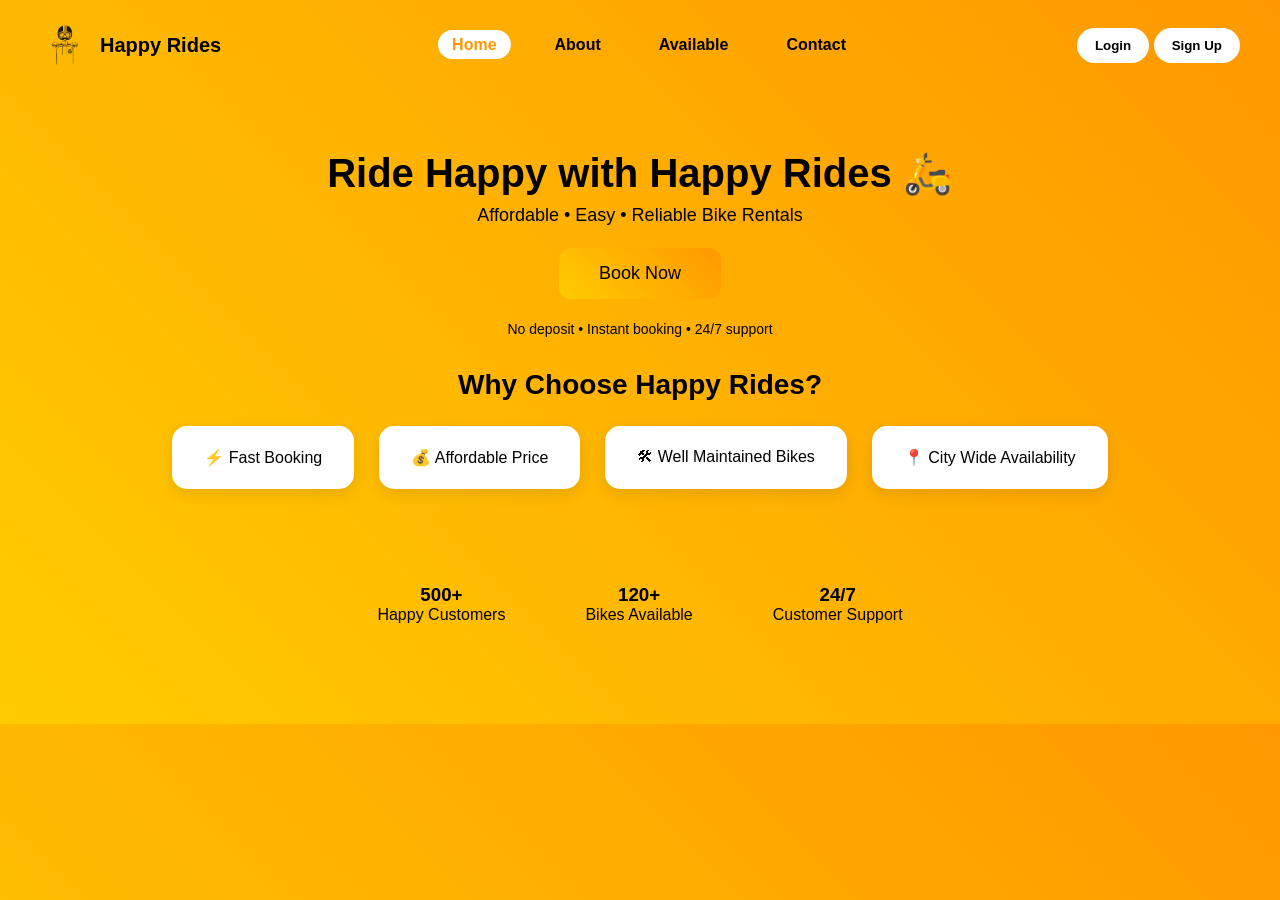
<file: index.html>
<!DOCTYPE html>
<html lang="en">
<head>
  <meta charset="UTF-8">
  <title>Happy Rides</title>
  <link rel="stylesheet" href="style.css">
</head>
<body>

<!-- NAVBAR -->
<nav class="navbar">
  <div class="logo-container">
    <img src="logo.png" class="logo">
    <span class="logo-text">Happy Rides</span>
  </div>

  <ul class="nav-links">
    <li><a href="#" class="nav-link active" onclick="showSection('home', this)">Home</a></li>
    <li><a href="#" class="nav-link" onclick="showSection('about', this)">About</a></li>
    <li><a href="available.html" class="nav-link">Available</a></li>
    <li><a href="contact.html" class="nav-link">Contact</a></li>
  </ul>

  <div>
    <a href="login.html"><button class="login-btn">Login</button></a>
    <a href="signup.html"><button class="signup-btn">Sign Up</button></a>
  </div>
</nav>

<!-- HOME -->
<section id="home" class="section active-section">
  <h1>Ride Happy with Happy Rides 🛵</h1>
  <p class="subtitle">Affordable • Easy • Reliable Bike Rentals</p>

  <button class="book-btn">Book Now</button>

  <p class="info">No deposit • Instant booking • 24/7 support</p>

  <h2 class="why-title">Why Choose Happy Rides?</h2>

  <div class="why-cards">
    <div class="card">⚡ Fast Booking</div>
    <div class="card">💰 Affordable Price</div>
    <div class="card">🛠 Well Maintained Bikes</div>
    <div class="card">📍 City Wide Availability</div>
  </div>

  <div class="stats">
    <div>
      <h3>500+</h3>
      <p>Happy Customers</p>
    </div>
    <div>
      <h3>120+</h3>
      <p>Bikes Available</p>
    </div>
    <div>
      <h3>24/7</h3>
      <p>Customer Support</p>
    </div>
  </div>
</section>

<!-- ABOUT -->
<section id="about" class="section">
  <h1 class="about-title">🚀 Our Story</h1>
  <p class="about-subtitle">One bike. One dream. Endless smiles.</p>
  <p class="about-desc">
    Happy Rides started with a simple idea — make travel easy,
    affordable and joyful for everyone.
  </p>

  <div class="timeline">
    <div class="timeline-card">🏁 <h3>2023</h3><p>Company Started</p></div>
    <div class="timeline-card">🚲 <h3>2024</h3><p>50+ Bikes Added</p></div>
    <div class="timeline-card">🌍 <h3>2025</h3><p>City Wide Expansion</p></div>
    <div class="timeline-card highlight">⭐ <h3>Now</h3><p>500+ Riders</p></div>
  </div>

  <h2 class="why-title">💛 Why We Are Different?</h2>
  <div class="why-cards">
    <div class="card">✔ Affordable Pricing</div>
    <div class="card">✔ Easy Booking</div>
    <div class="card">✔ Well Maintained Bikes</div>
    <div class="card">✔ Trusted by Riders</div>
  </div>
</section>

<script src="script.js"></script>
</body>
</html>
</file>
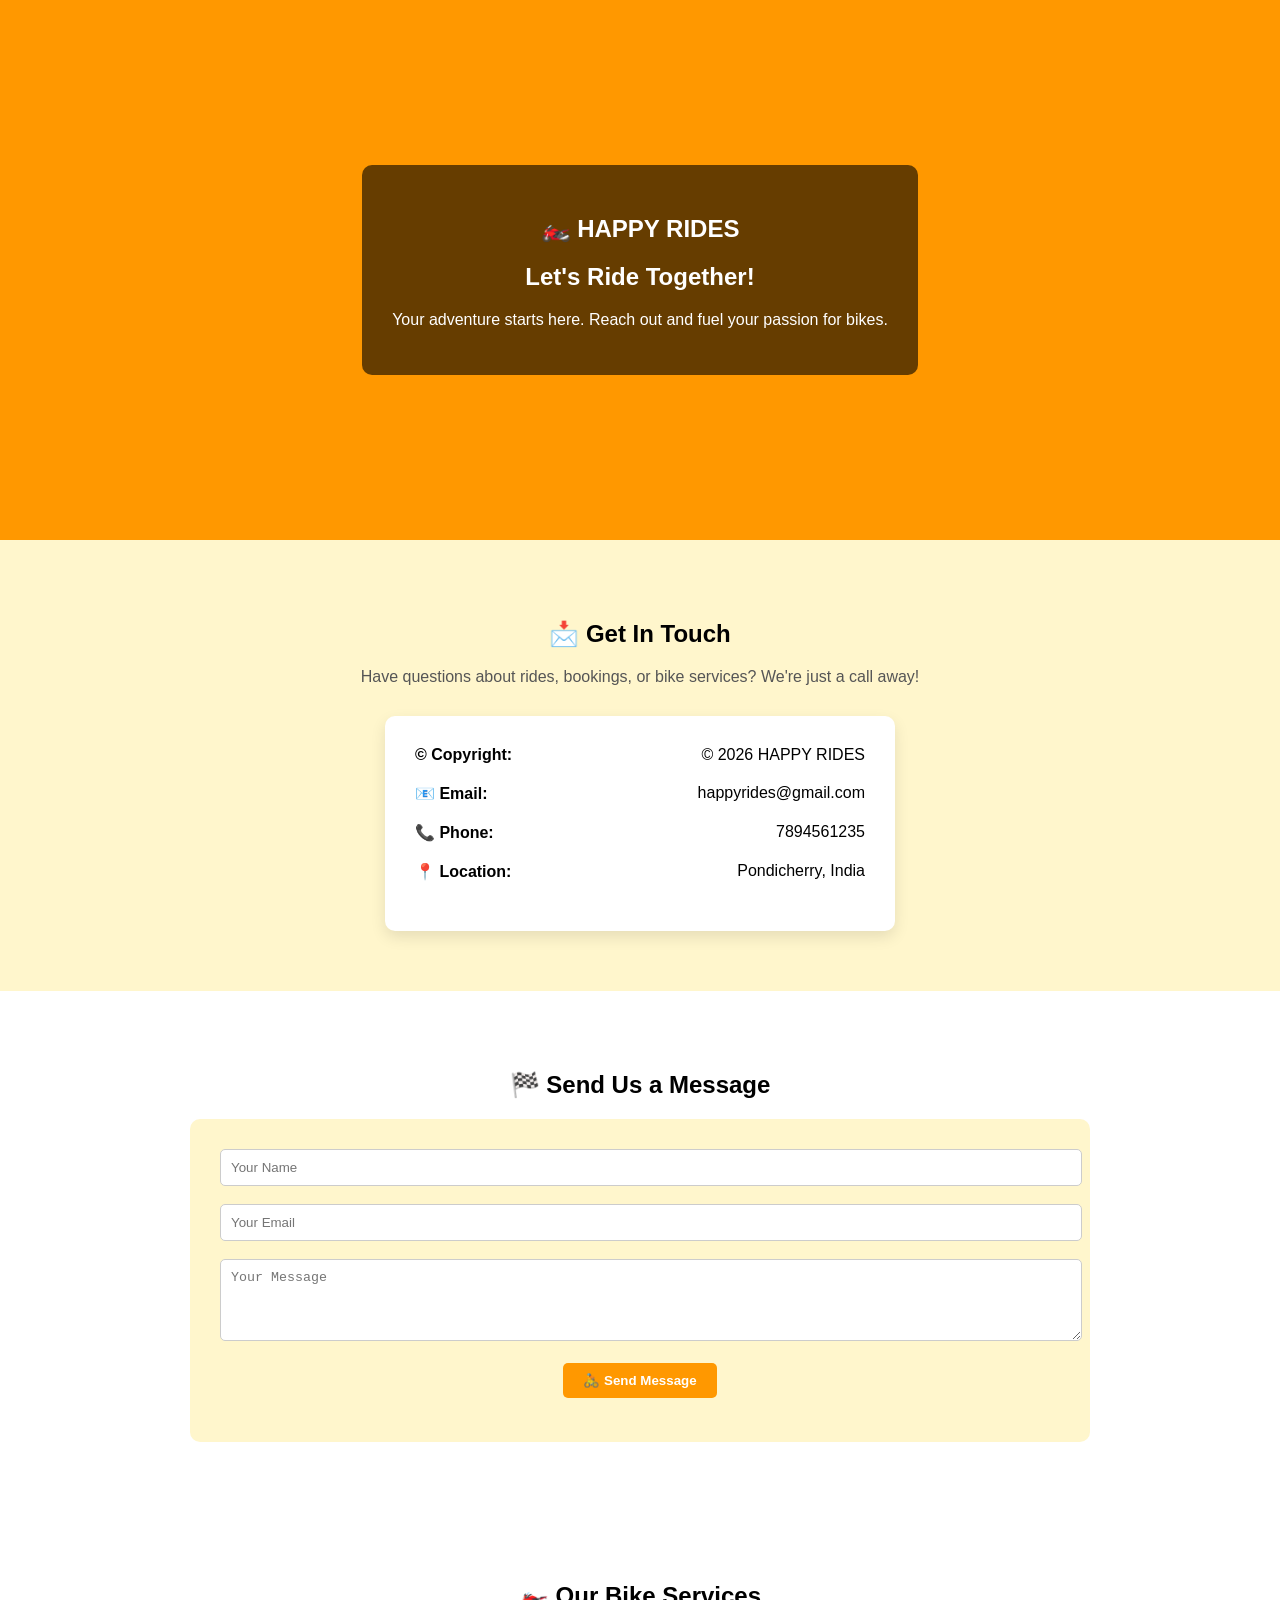
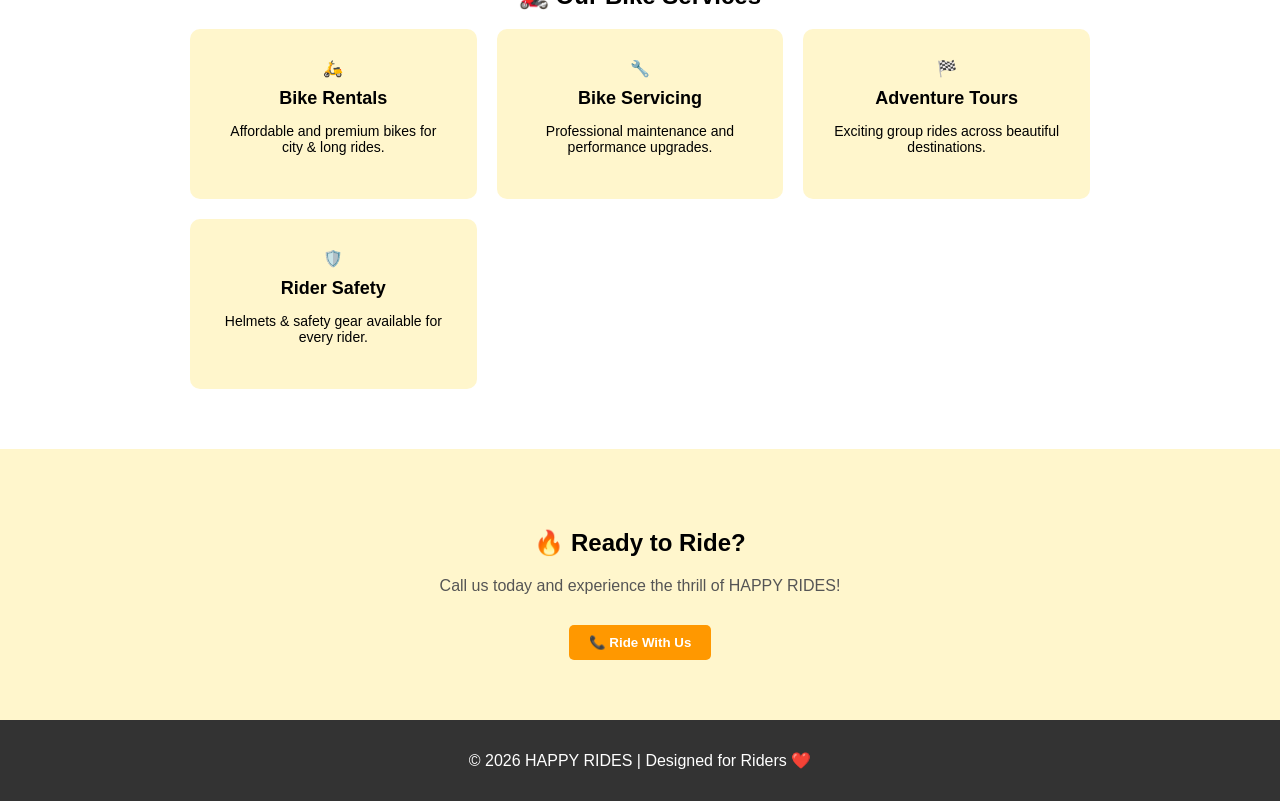
<file: contact.html>
<!DOCTYPE html>
<html lang="en">
<head>
  <meta charset="UTF-8">
  <title>Contact Us | HAPPY RIDES</title>
  <link rel="stylesheet" href="contact.css">
  <script defer src="contact.js"></script>
</head>
<body>

  <!-- Hero Section -->
  <section class="hero">
    <div class="hero-text">
      <h1>🏍️ HAPPY RIDES</h1>
      <h2>Let's Ride Together!</h2>
      <p>Your adventure starts here. Reach out and fuel your passion for bikes.</p>
    </div>
  </section>

  <!-- Contact Info Section -->
  <section class="contact-container">
    <h2>📩 Get In Touch</h2>
    <p class="subtitle">Have questions about rides, bookings, or bike services? We're just a call away!</p>

    <div class="contact-card">
      <div class="contact-item">
        <span class="label">© Copyright:</span>
        <span class="footer-item">© 2026 HAPPY RIDES</span>
      </div>

      <div class="contact-item">
        <span class="label">📧 Email:</span>
        <span class="footer-item">happyrides@gmail.com</span>
      </div>

      <div class="contact-item">
        <span class="label">📞 Phone:</span>
        <span class="footer-item">7894561235</span>
      </div>

      <div class="contact-item">
        <span class="label">📍 Location:</span>
        <span class="footer-item">Pondicherry, India</span>
      </div>
    </div>
  </section>

  <!-- Contact Form -->
  <section class="services">
    <h2>🏁 Send Us a Message</h2>
    <div class="service-grid">
      <div class="service-box">
        <form id="contactForm">
          <input type="text" placeholder="Your Name" required><br><br>
          <input type="email" placeholder="Your Email" required><br><br>
          <textarea placeholder="Your Message" rows="4" required></textarea><br><br>
          <button type="submit">🚴 Send Message</button>
        </form>
        <p id="successMsg"></p>
      </div>
    </div>
  </section>

  <!-- Bike Services Section -->
  <section class="services">
    <h2>🏍️ Our Bike Services</h2>
    <div class="service-grid">
      <div class="service-box">
        🛵
        <h3>Bike Rentals</h3>
        <p>Affordable and premium bikes for city & long rides.</p>
      </div>

      <div class="service-box">
        🔧
        <h3>Bike Servicing</h3>
        <p>Professional maintenance and performance upgrades.</p>
      </div>

      <div class="service-box">
        🏁
        <h3>Adventure Tours</h3>
        <p>Exciting group rides across beautiful destinations.</p>
      </div>

      <div class="service-box">
        🛡️
        <h3>Rider Safety</h3>
        <p>Helmets & safety gear available for every rider.</p>
      </div>
    </div>
  </section>

  <!-- Call To Action -->
  <section class="contact-container">
    <h2>🔥 Ready to Ride?</h2>
    <p class="subtitle">Call us today and experience the thrill of HAPPY RIDES!</p>
    <button onclick="callNow()">📞 Ride With Us</button>
  </section>

  <!-- Footer -->
  <footer>
    <p>© 2026 HAPPY RIDES | Designed for Riders ❤️</p>
  </footer>

</body>
</html>
</file>
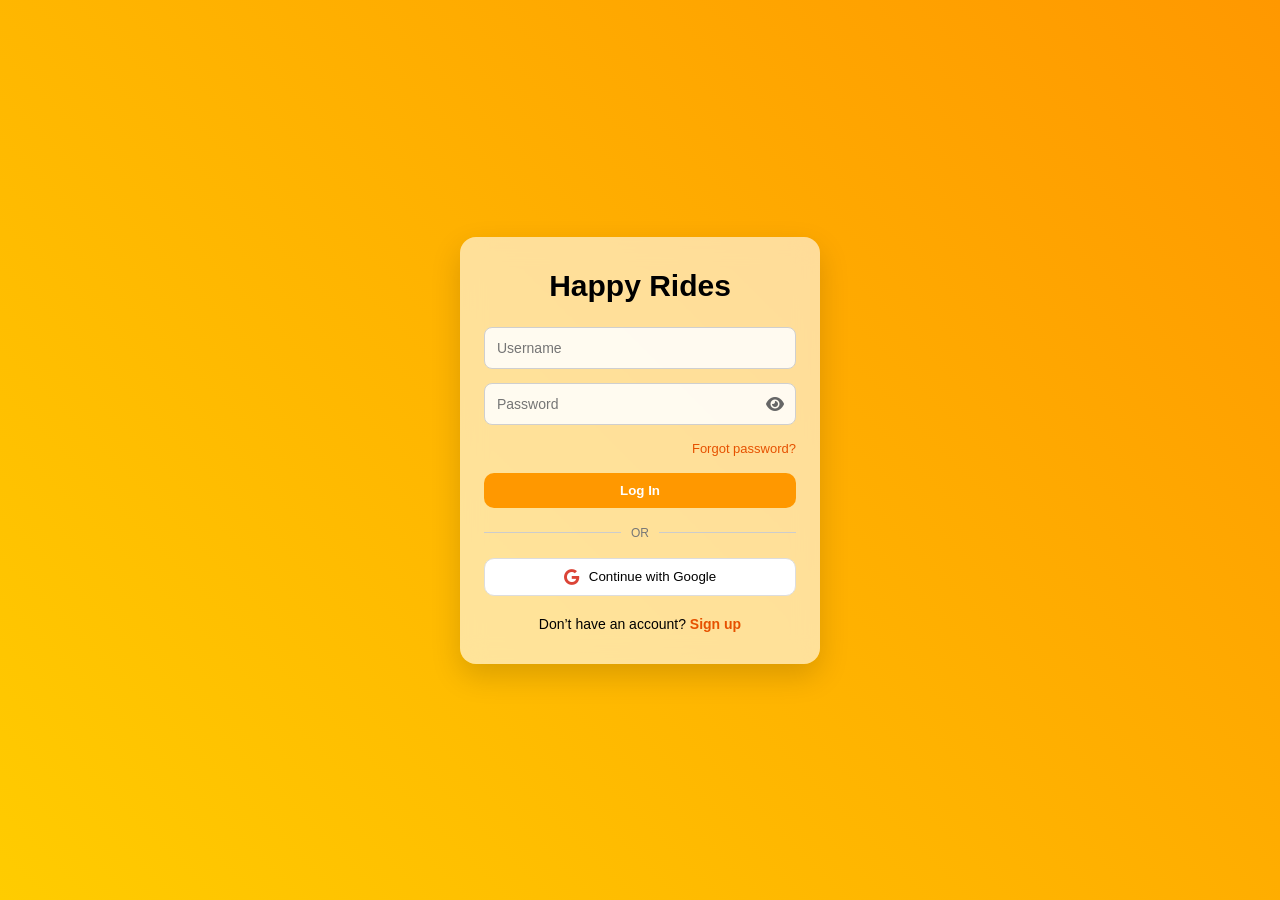
<file: login.html>
<!DOCTYPE html>
<html lang="en">
<head>
  <meta charset="UTF-8" />
  <meta name="viewport" content="width=device-width, initial-scale=1.0"/>
  <title>Login</title>

  <!-- Font Awesome -->
  <link rel="stylesheet" href="https://cdnjs.cloudflare.com/ajax/libs/font-awesome/6.5.0/css/all.min.css">

  <link rel="stylesheet" href="login.css" />
</head>
<body>

  <div class="login-wrapper">
    <div class="login-card">
      <h1 class="logo">Happy Rides</h1>

      <form id="loginForm" novalidate>

        <div class="input-group">
          <input type="text" id="username" placeholder="Username">
          <small class="error" id="usernameError"></small>
        </div>

        <div class="input-group password-group">
          <input type="password" id="password" placeholder="Password">
          <i class="fa-solid fa-eye" id="togglePassword"></i>
          <small class="error" id="passwordError"></small>
        </div>

        <div class="forgot-password">
          <a href="resetpassword.html">Forgot password?</a>
        </div>

        <button type="submit" class="login-btn">Log In</button>

        <!-- Divider -->
        <div class="divider">
          <span>OR</span>
        </div>

        <!-- Google Login -->
        <button type="button" class="google-btn">
          <i class="fa-brands fa-google"></i>
          Continue with Google
        </button>
      </form>

      <p class="signup-text">
        Don’t have an account?
        <a href="signup.html">Sign up</a>
      </p>
    </div>
  </div>

  <script src="login.js"></script>
</body>
</html>
</file>
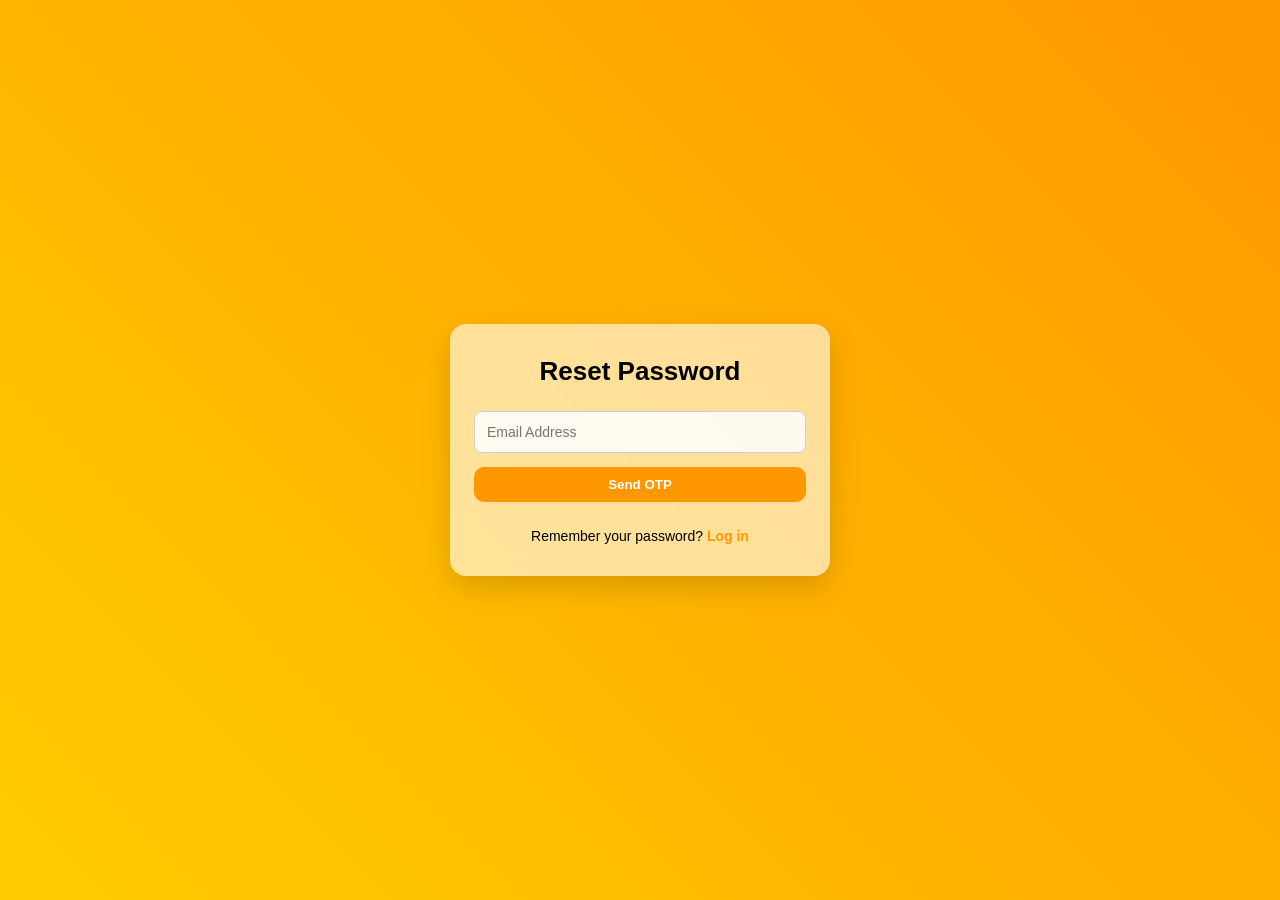
<file: resetpassword.html>
<!DOCTYPE html>
<html lang="en">
<head>
  <meta charset="UTF-8" />
  <meta name="viewport" content="width=device-width, initial-scale=1.0"/>
  <title>Reset Password</title>

  <!-- Font Awesome -->
  <link rel="stylesheet" href="https://cdnjs.cloudflare.com/ajax/libs/font-awesome/6.5.0/css/all.min.css">

  <link rel="stylesheet" href="resetpassword.css" />
</head>
<body>

  <div class="reset-wrapper">
    <div class="reset-card">
      <h1 class="logo">Reset Password</h1>

      <form id="resetForm" novalidate>

        <!-- Email -->
        <div class="input-group">
          <input type="email" id="email" placeholder="Email Address">
          <small class="error" id="emailError"></small>
        </div>

        <button type="button" class="otp-btn" id="sendOtpBtn">
          Send OTP
        </button>

        <!-- OTP -->
        <div class="input-group otp-group hidden">
          <input type="text" id="otp" placeholder="Enter OTP">
          <small class="timer" id="timer">30s</small>
          <small class="error" id="otpError"></small>
        </div>

        <!-- New Password -->
        <div class="input-group password-group hidden">
          <input type="password" id="newPassword" placeholder="New Password">
          <i class="fa-solid fa-eye" id="togglePassword"></i>
          <small class="error" id="passwordError"></small>
        </div>

        <button type="submit" class="reset-btn hidden">
          Reset Password
        </button>
      </form>

      <p class="login-text">
        Remember your password?
        <a href="index.html">Log in</a>
      </p>
    </div>
  </div>

  <script src="resetpassword.js"></script>
</body>
</html>
</file>
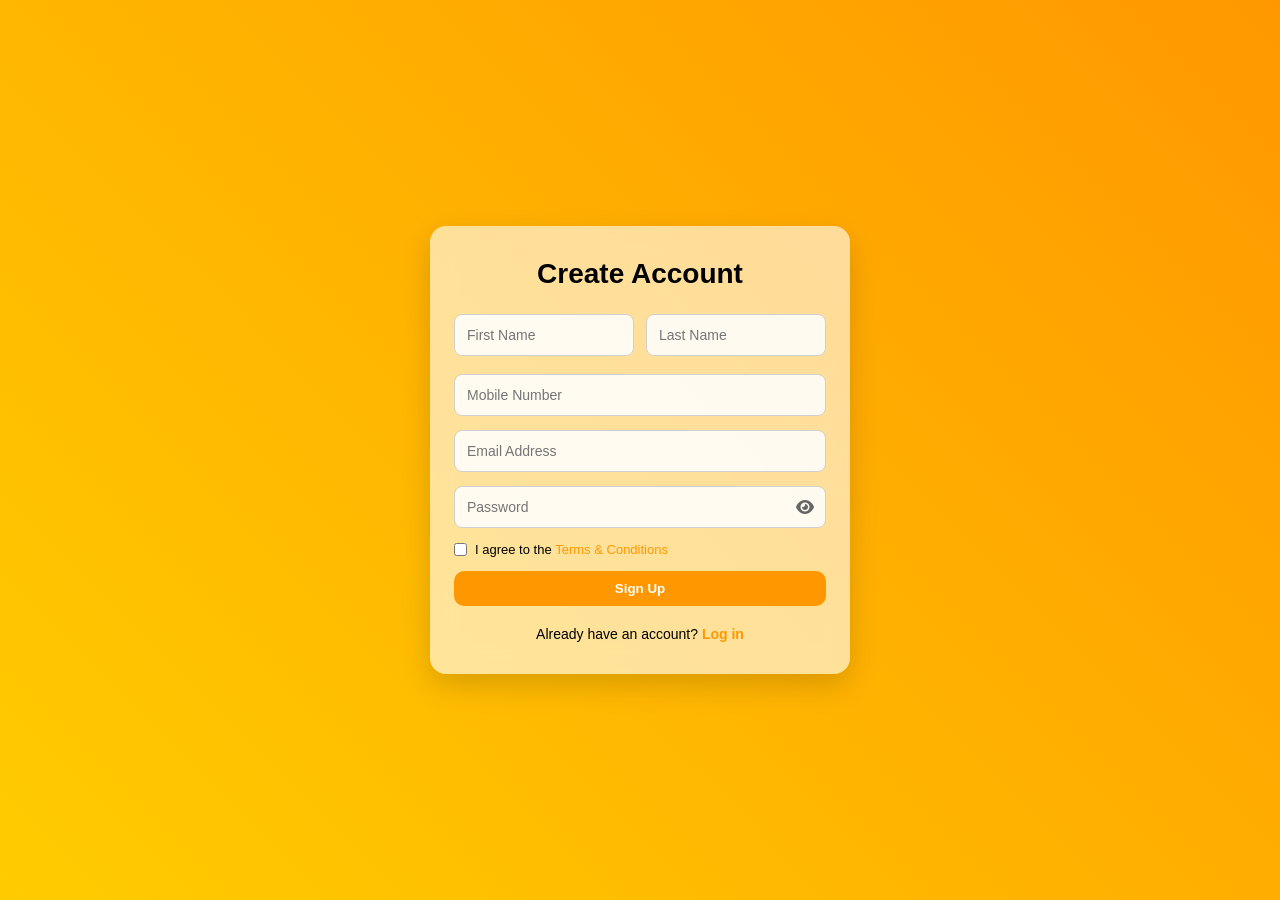
<file: signup.html>
<!DOCTYPE html>
<html lang="en">
<head>
  <meta charset="UTF-8" />
  <meta name="viewport" content="width=device-width, initial-scale=1.0"/>
  <title>Sign Up</title>

  <!-- Font Awesome -->
  <link rel="stylesheet" href="https://cdnjs.cloudflare.com/ajax/libs/font-awesome/6.5.0/css/all.min.css">

  <link rel="stylesheet" href="signup.css" />
</head>
<body>

  <div class="signup-wrapper">
    <div class="signup-card">
      <h1 class="logo">Create Account</h1>

      <form id="signupForm" novalidate>

        <div class="name-row">
          <div class="input-group">
            <input type="text" id="firstName" placeholder="First Name">
            <small class="error" id="firstNameError"></small>
          </div>

          <div class="input-group">
            <input type="text" id="lastName" placeholder="Last Name">
            <small class="error" id="lastNameError"></small>
          </div>
        </div>

        <div class="input-group">
          <input type="tel" id="mobile" placeholder="Mobile Number">
          <small class="error" id="mobileError"></small>
        </div>

        <div class="input-group">
          <input type="email" id="email" placeholder="Email Address">
          <small class="error" id="emailError"></small>
        </div>

        <div class="input-group password-group">
          <input type="password" id="password" placeholder="Password">
          <i class="fa-solid fa-eye" id="togglePassword"></i>
          <small class="error" id="passwordError"></small>
        </div>

        <div class="terms">
          <input type="checkbox" id="terms">
          <label for="terms">
            I agree to the <a href="#">Terms & Conditions</a>
          </label>
        </div>
        <small class="error" id="termsError"></small>

        <button type="submit" class="signup-btn">Sign Up</button>
      </form>

      <p class="login-text">
        Already have an account?
        <a href="login.html">Log in</a>
      </p>
    </div>
  </div>

  <script src="signup.js"></script>
</body>
</html>
</file>
<file: style.css>
* {
  margin: 0;
  padding: 0;
  box-sizing: border-box;
  font-family: Arial, sans-serif;
}

body {
  background: linear-gradient(45deg, #ffcc00, #ff9800);
}

/* NAVBAR */
.navbar {
  padding: 20px 40px;
  display: flex;
  align-items: center;
  justify-content: space-between;
}

.logo-container {
  display: flex;
  align-items: center;
}

.logo {
  width: 50px;
  height: 50px;
}

.logo-text {
  margin-left: 10px;
  font-weight: bold;
  font-size: 20px;
}

.nav-links {
  list-style: none;
  display: flex;
  gap: 30px;
}

.nav-link {
  text-decoration: none;
  color: black;
  font-weight: 600;
  padding: 6px 14px;
  border-radius: 20px;
  transition: 0.3s;
}

.nav-link:hover {
  background: white;
  color: #ff9800;
}

.nav-link.active {
  background: white;
  color: #ff9800;
}

/* BUTTONS */
.login-btn,
.signup-btn {
  background: white;
  border: none;
  padding: 10px 18px;
  border-radius: 20px;
  cursor: pointer;
  font-weight: bold;
  transition: 0.3s ease;
}

.login-btn:hover,
.signup-btn:hover {
  box-shadow: 0 0 15px #ffffff,
              0 0 25px #ffcc00,
              0 0 40px #ff9800;
  transform: scale(1.05);
}

/* SECTIONS */
.section {
  display: none;
  text-align: center;
  padding: 60px 20px;
}

.active-section {
  display: block;
}

/* HOME */
h1 {
  font-size: 40px;
}

.subtitle {
  margin-top: 8px;
  font-size: 18px;
}

.book-btn {
  margin-top: 22px;
  margin-bottom: 16px;
  padding: 15px 40px;
  font-size: 18px;
  background: linear-gradient(45deg, #ffcc00, #ff9800);
  border: none;
  border-radius: 12px;
  cursor: pointer;
  transition: 0.3s ease;
}

.book-btn:hover {
  background: white;
  color: #ff9800;
}

.info {
  margin-top: 6px;
  font-size: 14px;
}

.why-title {
  margin-top: 32px;
  font-size: 28px;
}

.why-cards {
  display: flex;
  justify-content: center;
  gap: 25px;
  margin-top: 25px;
  flex-wrap: wrap;
}

.card {
  background: white;
  padding: 22px 32px;
  border-radius: 15px;
  box-shadow: 0 5px 15px rgba(0,0,0,0.1);
}

.stats {
  margin-top: 55px;
  padding: 40px;
  display: flex;
  justify-content: center;
  gap: 80px;
}

/* ABOUT */
.about-title {
  font-size: 38px;
}

.about-subtitle {
  font-size: 18px;
  margin: 10px 0;
}

.about-desc {
  max-width: 600px;
  margin: auto;
  color: #555;
}

.timeline {
  margin-top: 35px;
  display: flex;
  gap: 25px;
  justify-content: center;
  flex-wrap: wrap;
}

.timeline-card {
  background: white;
  padding: 20px;
  width: 180px;
  border-radius: 15px;
  box-shadow: 0 5px 15px rgba(0,0,0,0.1);
}

.highlight {
  background: #ffeb3b;
}
</file>
<file: contact.css>
body {
  margin: 0;
  font-family: Arial, sans-serif;
  background-color: #ff9800;
}

/* Hero Section */
.hero {
  height: 60vh;
  background-image: url("https://images.unsplash.com/photo-1518655048521-f130df041f66");
  background-size: cover;
  background-position: center;
  display: flex;
  align-items: center;
  justify-content: center;
}

.hero-text {
  background: rgba(0,0,0,0.6);
  padding: 30px;
  color: white;
  text-align: center;
  border-radius: 10px;
}

/* Contact Section */
.contact-container {
  padding: 60px 20px;
  text-align: center;
  background-color: #fff6cc;
}

.subtitle {
  margin-bottom: 30px;
  color: #555;
}

.contact-card {
  background: white;
  max-width: 450px;
  margin: auto;
  padding: 30px;
  border-radius: 10px;
  box-shadow: 0 6px 15px rgba(0,0,0,0.1);
}

.contact-item {
  display: flex;
  justify-content: space-between;
  margin-bottom: 20px;
}

.label {
  font-weight: bold;
}

.footer-item {
  cursor: pointer;
  transition: color 0.3s;
}

.footer-item:hover {
  color: #ff9800;
}

/* Services */
.services {
  padding: 60px 20px;
  background-color: #fff;
  text-align: center;
}

.service-grid {
  display: grid;
  grid-template-columns: repeat(auto-fit, minmax(250px, 1fr));
  gap: 20px;
  max-width: 900px;
  margin: auto;
}

.service-box {
  background: #fff6cc;
  padding: 30px;
  border-radius: 10px;
  transition: transform 0.3s;
}

.service-box h3 {
  margin: 10px 0;
  font-size: 18px;
}

.service-box p {
  font-size: 14px;
}

.service-box:hover {
  transform: translateY(-8px);
}

/* Form */
input, textarea {
  width: 100%;
  padding: 10px;
  border-radius: 5px;
  border: 1px solid #ccc;
}

button {
  padding: 10px 20px;
  border: none;
  background-color: #ff9800;
  color: white;
  border-radius: 5px;
  cursor: pointer;
  font-weight: bold;
}

button:hover {
  background-color: #e68900;
}

/* Footer */
footer {
  background: #333;
  color: white;
  padding: 15px;
  text-align: center;
}
</file>
<file: login.css>
* {
  margin: 0;
  padding: 0;
  box-sizing: border-box;
  font-family: -apple-system, BlinkMacSystemFont, "Segoe UI", Roboto, Helvetica, Arial, sans-serif;
}

/* Orange gradient background */
body {
  min-height: 100vh;
  background: linear-gradient(45deg, #ffcc00, #ff9800);
  display: flex;
  align-items: center;
  justify-content: center;
}

/* Wrapper */
.login-wrapper {
  width: 100%;
  padding: 20px;
  display: flex;
  justify-content: center;
}

/* Glass card */
.login-card {
  width: 100%;
  max-width: 360px;
  padding: 32px 24px;
  border-radius: 16px;
  background: rgba(255, 255, 255, 0.6);
  backdrop-filter: blur(12px);
  box-shadow: 0 12px 30px rgba(0, 0, 0, 0.15);
}

/* Logo */
.logo {
  text-align: center;
  font-size: 30px;
  margin-bottom: 24px;
}

/* Inputs */
.input-group {
  margin-bottom: 14px;
  position: relative;
}

.input-group input {
  width: 100%;
  padding: 12px 40px 12px 12px;
  border-radius: 8px;
  border: 1px solid #cfcfcf;
  background: rgba(255,255,255,0.85);
  font-size: 14px;
}

.input-group input:focus {
  outline: none;
  border-color: #ff9800;
}

/* Eye icon */
.password-group i {
  position: absolute;
  right: 12px;
  top: 50%;
  transform: translateY(-50%);
  cursor: pointer;
  color: #666;
}

/* Errors */
.error {
  font-size: 12px;
  color: #e53935;
  margin-top: 4px;
}

/* Forgot password */
.forgot-password {
  text-align: right;
  margin-bottom: 16px;
}

.forgot-password a {
  font-size: 13px;
  color: #e65100;
  text-decoration: none;
}

/* Login button */
.login-btn {
  width: 100%;
  padding: 10px;
  background: #ff9800;
  border: none;
  border-radius: 10px;
  color: #fff;
  font-weight: 600;
  cursor: pointer;
}

.login-btn:hover {
  background: #f57c00;
}

/* Divider */
.divider {
  display: flex;
  align-items: center;
  margin: 18px 0;
  font-size: 12px;
  color: #777;
}

.divider::before,
.divider::after {
  content: "";
  flex: 1;
  height: 1px;
  background: #ccc;
}

.divider span {
  margin: 0 10px;
}

/* Google button */
.google-btn {
  width: 100%;
  padding: 10px;
  background: #ffffff;
  border: 1px solid #ddd;
  border-radius: 10px;
  font-weight: 500;
  cursor: pointer;
  display: flex;
  align-items: center;
  justify-content: center;
  gap: 10px;
}

.google-btn i {
  color: #DB4437;
  font-size: 16px;
}

.google-btn:hover {
  background: #f5f5f5;
}

/* Signup */
.signup-text {
  text-align: center;
  margin-top: 20px;
  font-size: 14px;
}

.signup-text a {
  color: #e65100;
  font-weight: 600;
  text-decoration: none;
}

/* Mobile */
@media (max-width: 400px) {
  .login-card {
    padding: 24px 18px;
  }
}
</file>
<file: signup.css>
* {
  margin: 0;
  padding: 0;
  box-sizing: border-box;
  font-family: -apple-system, BlinkMacSystemFont, "Segoe UI", Roboto, Helvetica, Arial, sans-serif;
}

/* Background */
body {
  min-height: 100vh;
  background: linear-gradient(45deg, #ffcc00, #ff9800);
  display: flex;
  align-items: center;
  justify-content: center;
}

/* Wrapper */
.signup-wrapper {
  width: 100%;
  padding: 20px;
  display: flex;
  justify-content: center;
}

/* Glass Card */
.signup-card {
  width: 100%;
  max-width: 420px;
  padding: 32px 24px;
  border-radius: 16px;
  background: rgba(255, 255, 255, 0.6);
  backdrop-filter: blur(12px);
  box-shadow: 0 12px 30px rgba(0, 0, 0, 0.15);
}

/* Logo / Title */
.logo {
  text-align: center;
  font-size: 28px;
  margin-bottom: 24px;
}

/* Input Groups */
.input-group {
  margin-bottom: 14px;
  position: relative;
}

.input-group input {
  width: 100%;
  padding: 12px 40px 12px 12px;
  border-radius: 8px;
  border: 1px solid #cfcfcf;
  background: rgba(255, 255, 255, 0.85);
  font-size: 14px;
  transition: 0.3s;
}

.input-group input:focus {
  outline: none;
  border-color: #ff9800;
  box-shadow: 0 0 0 2px rgba(255, 152, 0, 0.2);
}

/* Name Row */
.name-row {
  display: flex;
  gap: 12px;
}

/* Password Eye Icon */
.password-group i {
  position: absolute;
  right: 12px;
  top: 50%;
  transform: translateY(-50%);
  cursor: pointer;
  color: #666;
}

/* Error Messages */
.error {
  color: #e53935;
  font-size: 12px;
  margin-top: 4px;
  display: block;
}

/* Terms & Conditions */
.terms {
  display: flex;
  align-items: center;
  gap: 8px;
  margin: 10px 0 4px;
  font-size: 13px;
}

.terms input {
  cursor: pointer;
}

.terms a {
  color: #ff9800;
  text-decoration: none;
  font-weight: 500;
}

.terms a:hover {
  text-decoration: underline;
}

/* Signup Button */
.signup-btn {
  width: 100%;
  padding: 10px;
  margin-top: 10px;
  background: #ff9800;
  border: none;
  border-radius: 10px;
  color: white;
  font-weight: 600;
  cursor: pointer;
  transition: 0.3s;
}

.signup-btn:hover {
  background: #f57c00;
}

/* Login Text */
.login-text {
  text-align: center;
  margin-top: 20px;
  font-size: 14px;
}

.login-text a {
  color: #ff9800;
  font-weight: 600;
  text-decoration: none;
}

.login-text a:hover {
  text-decoration: underline;
}

/* Mobile Responsive */
@media (max-width: 480px) {
  .name-row {
    flex-direction: column;
  }

  .signup-card {
    padding: 24px 18px;
  }
}
</file>
<file: resetpassword.css>
* {
  margin: 0;
  padding: 0;
  box-sizing: border-box;
  font-family: -apple-system, BlinkMacSystemFont, "Segoe UI", Roboto, Helvetica, Arial, sans-serif;
}

/* Background */
body {
  min-height: 100vh;
  background: linear-gradient(45deg, #ffcc00, #ff9800);
  display: flex;
  align-items: center;
  justify-content: center;
}

/* Wrapper */
.reset-wrapper {
  width: 100%;
  padding: 20px;
  display: flex;
  justify-content: center;
}

/* Glass card */
.reset-card {
  width: 100%;
  max-width: 380px;
  padding: 32px 24px;
  border-radius: 16px;
  background: rgba(255, 255, 255, 0.6);
  backdrop-filter: blur(12px);
  box-shadow: 0 12px 30px rgba(0,0,0,0.15);
}

/* Title */
.logo {
  text-align: center;
  font-size: 26px;
  margin-bottom: 24px;
}

/* Inputs */
.input-group {
  margin-bottom: 14px;
  position: relative;
}

.input-group input {
  width: 100%;
  padding: 12px 40px 12px 12px;
  border-radius: 8px;
  border: 1px solid #cfcfcf;
  background: rgba(255,255,255,0.85);
  font-size: 14px;
}

.input-group input:focus {
  outline: none;
  border-color: #ff9800;
  box-shadow: 0 0 0 2px rgba(255, 152, 0, 0.2);
}

/* Eye icon */
.password-group i {
  position: absolute;
  right: 12px;
  top: 50%;
  transform: translateY(-50%);
  cursor: pointer;
  color: #666;
}

/* OTP timer */
.timer {
  position: absolute;
  right: 12px;
  top: 50%;
  transform: translateY(-50%);
  font-size: 12px;
  color: #ff9800;
}

/* Buttons */
.otp-btn,
.reset-btn {
  width: 100%;
  padding: 10px;
  background: #ff9800;
  border: none;
  border-radius: 10px;
  color: white;
  font-weight: 600;
  cursor: pointer;
  margin-bottom: 16px;
  transition: 0.3s;
}

.otp-btn:disabled {
  background: #ffcc80;
  cursor: not-allowed;
}

.reset-btn:hover,
.otp-btn:hover {
  background: #f57c00;
}

/* Errors */
.error {
  font-size: 12px;
  color: #e53935;
  margin-top: 4px;
  display: block;
}

/* Login text */
.login-text {
  text-align: center;
  margin-top: 10px;
  font-size: 14px;
}

.login-text a {
  color: #ff9800;
  font-weight: 600;
  text-decoration: none;
}

.login-text a:hover {
  text-decoration: underline;
}

/* Hidden */
.hidden {
  display: none;
}

/* Mobile */
@media (max-width: 400px) {
  .reset-card {
    padding: 24px 18px;
  }
}
</file>
